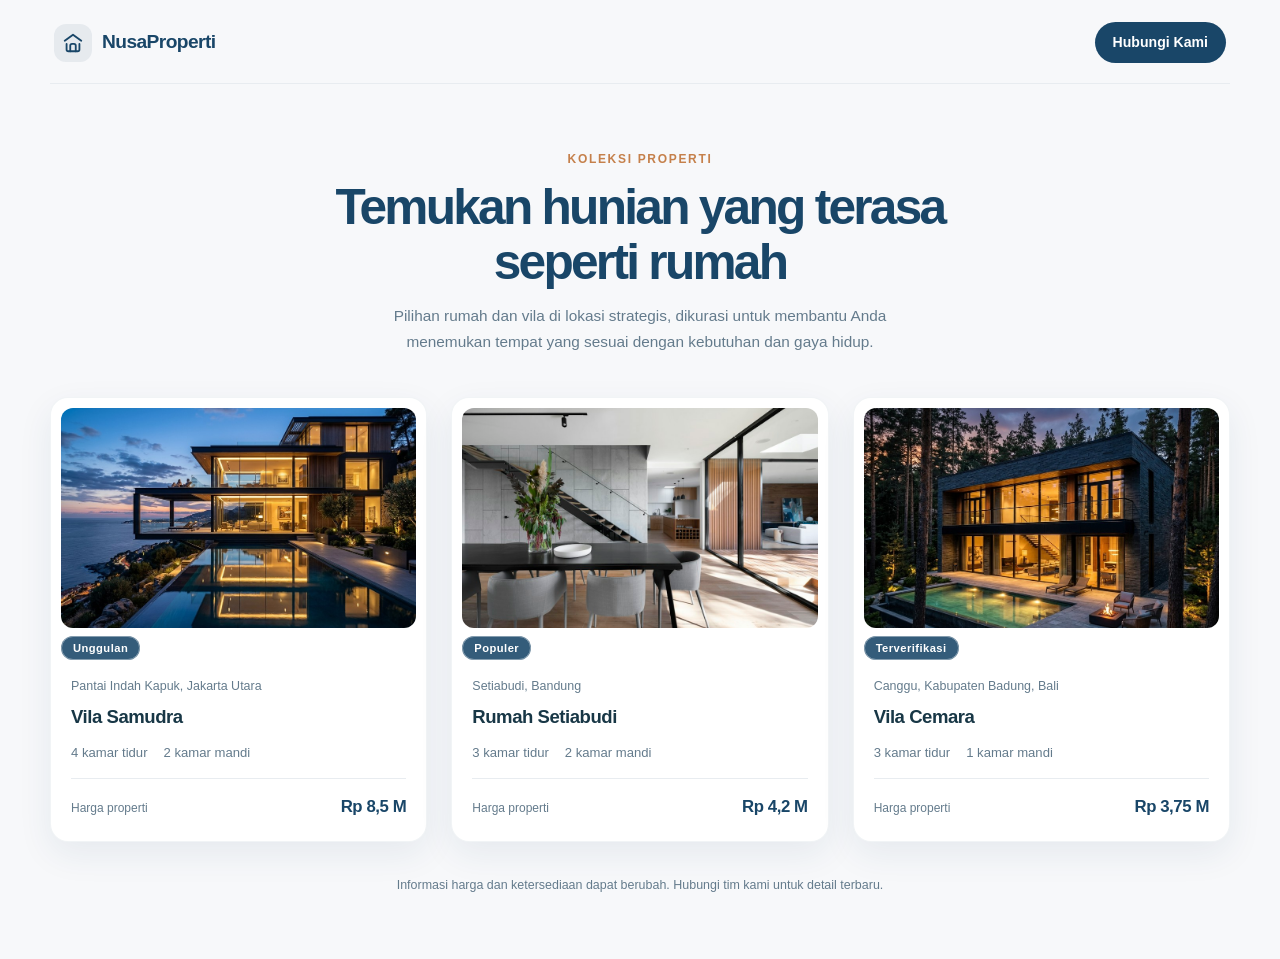
<file: property.html>
<!DOCTYPE html>
<html lang="id">


<head>
  <meta charset="UTF-8">
  <meta name="viewport" content="width=device-width, initial-scale=1.0">
  <meta name="description" content="Jelajahi tiga properti pilihan bersama NusaProperti.">
  <title>Latihan Properti — NusaProperti</title>
  <style>
    :root {
      color-scheme: light;
      --primary: #194668;
      --primary-dark: #133854;
      --accent: #c5804b;
      --background: #f7f8fa;
      --text: #183746;
      --muted: #647b8c;
      --border: #e8ecf0;
      --white: #fff;
      --shadow: 0 12px 34px rgba(25, 70, 104, 0.08);
    }


    * {
      box-sizing: border-box;
    }


    body {
      min-width: 320px;
      min-height: 100vh;
      margin: 0;
      background: var(--background);
      color: var(--text);
      font-family: Inter, -apple-system, BlinkMacSystemFont, "Segoe UI", sans-serif;
      line-height: 1.5;
    }


    a {
      color: inherit;
      text-decoration: none;
    }


    .page {
      max-width: 1180px;
      margin: 0 auto;
      padding: 22px 0 64px;
    }


    .topbar {
      display: flex;
      align-items: center;
      justify-content: space-between;
      padding: 0 4px 20px;
      border-bottom: 1px solid var(--border);
    }


    .brand {
      display: inline-flex;
      align-items: center;
      gap: 10px;
      color: var(--primary);
      font-size: 1.2rem;
      font-weight: 750;
      letter-spacing: -0.03em;
    }


    .brand-icon {
      display: grid;
      width: 38px;
      height: 38px;
      place-items: center;
      border-radius: 12px;
      background: rgba(25, 70, 104, 0.08);
    }


    .brand-icon svg {
      width: 22px;
      height: 22px;
    }


    .contact-link {
      padding: 10px 18px;
      border-radius: 999px;
      background: var(--primary);
      color: var(--white);
      font-size: 0.88rem;
      font-weight: 650;
      transition: background 180ms ease, transform 180ms ease;
    }


    .contact-link:hover {
      transform: translateY(-1px);
      background: var(--primary-dark);
    }


    .intro {
      max-width: 680px;
      margin: 62px auto 42px;
      text-align: center;
    }


    .eyebrow {
      display: inline-block;
      margin-bottom: 12px;
      color: var(--accent);
      font-size: 0.75rem;
      font-weight: 750;
      letter-spacing: 0.14em;
      text-transform: uppercase;
    }


    h1 {
      margin: 0 0 14px;
      color: var(--primary);
      font-size: clamp(2rem, 5vw, 3.1rem);
      font-weight: 750;
      letter-spacing: -0.055em;
      line-height: 1.1;
    }


    .intro p {
      max-width: 580px;
      margin: 0 auto;
      color: var(--muted);
      font-size: 0.96rem;
      line-height: 1.7;
    }


    .property-grid {
      display: grid;
      grid-template-columns: repeat(3, minmax(0, 1fr));
      gap: 24px;
    }


    .property-card {
      overflow: hidden;
      border: 1px solid rgba(25, 70, 104, 0.06);
      border-radius: 18px;
      background: var(--white);
      box-shadow: var(--shadow);
      transition: transform 220ms ease, box-shadow 220ms ease;
    }


    .property-card:hover {
      transform: translateY(-5px);
      box-shadow: 0 20px 42px rgba(25, 70, 104, 0.14);
    }


    .card-image-wrap {
      padding: 10px 10px 0;
    }


    .card-image {
      width: 100%;
      height: 220px;
      border-radius: 12px;
      object-fit: cover;
    }


    .badge {
      top: 20px;
      left: 20px;
      padding: 5px 11px;
      border: 1px solid rgba(255, 255, 255, 0.4);
      border-radius: 999px;
      background: rgba(25, 70, 104, 0.88);
      color: var(--white);
      font-size: 0.7rem;
      font-weight: 700;
      letter-spacing: 0.04em;
    }


    .card-content {
      padding: 18px 20px 22px;
    }


    .location {
      margin: 0 0 7px;
      color: var(--muted);
      font-size: 0.78rem;
    }


    .property-name {
      margin: 0 0 12px;
      color: var(--text);
      font-size: 1.16rem;
      font-weight: 720;
      letter-spacing: -0.025em;
    }


    .specs {
      display: flex;
      gap: 16px;
      padding-bottom: 15px;
      border-bottom: 1px solid var(--border);
      color: var(--muted);
      font-size: 0.82rem;
    }


    .price-row {
      display: flex;
      align-items: baseline;
      justify-content: space-between;
      gap: 8px;
      padding-top: 15px;
    }


    .price-label {
      color: var(--muted);
      font-size: 0.75rem;
    }


    .price {
      color: var(--primary);
      font-size: 1.05rem;
      font-weight: 750;
      letter-spacing: -0.025em;
    }


    .page-note {
      margin: 34px 0 0;
      color: var(--muted);
      font-size: 0.78rem;
      text-align: center;
    }
  </style>
</head>


<body>
  <div class="page">
    <header class="topbar">
      <a class="brand" href="index.html" aria-label="NusaProperti — kembali ke beranda">
        <span class="brand-icon" aria-hidden="true">
          <svg viewBox="0 0 24 24" fill="none" stroke="currentColor" stroke-width="2" stroke-linecap="round"
            stroke-linejoin="round">
            <path d="M3 9.5L12 3l9 6.5"></path>
            <path d="M19 13v6a2 2 0 0 1-2 2H7a2 2 0 0 1-2-2v-6"></path>
            <path d="M9 21v-6a2 2 0 0 1 2-2h2a2 2 0 0 1 2 2v6"></path>
          </svg>
        </span>
        NusaProperti
      </a>
      <a class="contact-link" href="index.html#contacts">Hubungi Kami</a>
    </header>


    <main>
      <section class="intro" aria-labelledby="page-title">
        <span class="eyebrow">Koleksi Properti</span>
        <h1 id="page-title">Temukan hunian yang terasa seperti rumah</h1>
        <p>
          Pilihan rumah dan vila di lokasi strategis, dikurasi untuk membantu Anda menemukan tempat yang sesuai dengan
          kebutuhan dan gaya hidup.
        </p>
      </section>


      <section class="property-grid" aria-label="Tiga properti pilihan">
        <article class="property-card">
          <div class="card-image-wrap">
            <img class="card-image" src="asset/property-1.jpg"
              alt="Vila modern dengan kolam renang dan pemandangan laut" loading="lazy">
            <span class="badge">Unggulan</span>
          </div>
          <div class="card-content">
            <p class="location">Pantai Indah Kapuk, Jakarta Utara</p>
            <h2 class="property-name">Vila Samudra</h2>
            <div class="specs">
              <span>4 kamar tidur</span>
              <span>2 kamar mandi</span>
            </div>
            <div class="price-row">
              <span class="price-label">Harga properti</span>
              <span class="price">Rp 8,5 M</span>
            </div>
          </div>
        </article>


        <article class="property-card">
          <div class="card-image-wrap">
            <img class="card-image" src="asset/property-5.jpg"
              alt="Rumah modern dengan halaman hijau di Bandung" loading="lazy">
            <span class="badge">Populer</span>
          </div>
          <div class="card-content">
            <p class="location">Setiabudi, Bandung</p>
            <h2 class="property-name">Rumah Setiabudi</h2>
            <div class="specs">
              <span>3 kamar tidur</span>
              <span>2 kamar mandi</span>
            </div>
            <div class="price-row">
              <span class="price-label">Harga properti</span>
              <span class="price">Rp 4,2 M</span>
            </div>
          </div>
        </article>


        <article class="property-card">
          <div class="card-image-wrap">
            <img class="card-image" src="asset/property-3.jpg" alt="Vila minimalis di tengah suasana hijau"
              loading="lazy">
            <span class="badge">Terverifikasi</span>
          </div>
          <div class="card-content">
            <p class="location">Canggu, Kabupaten Badung, Bali</p>
            <h2 class="property-name">Vila Cemara</h2>
            <div class="specs">
              <span>3 kamar tidur</span>
              <span>1 kamar mandi</span>
            </div>
            <div class="price-row">
              <span class="price-label">Harga properti</span>
              <span class="price">Rp 3,75 M</span>
            </div>
          </div>
        </article>
      </section>


      <p class="page-note">Informasi harga dan ketersediaan dapat berubah. Hubungi tim kami untuk detail terbaru.</p>
    </main>
  </div>
</body>


</html>
</file>
